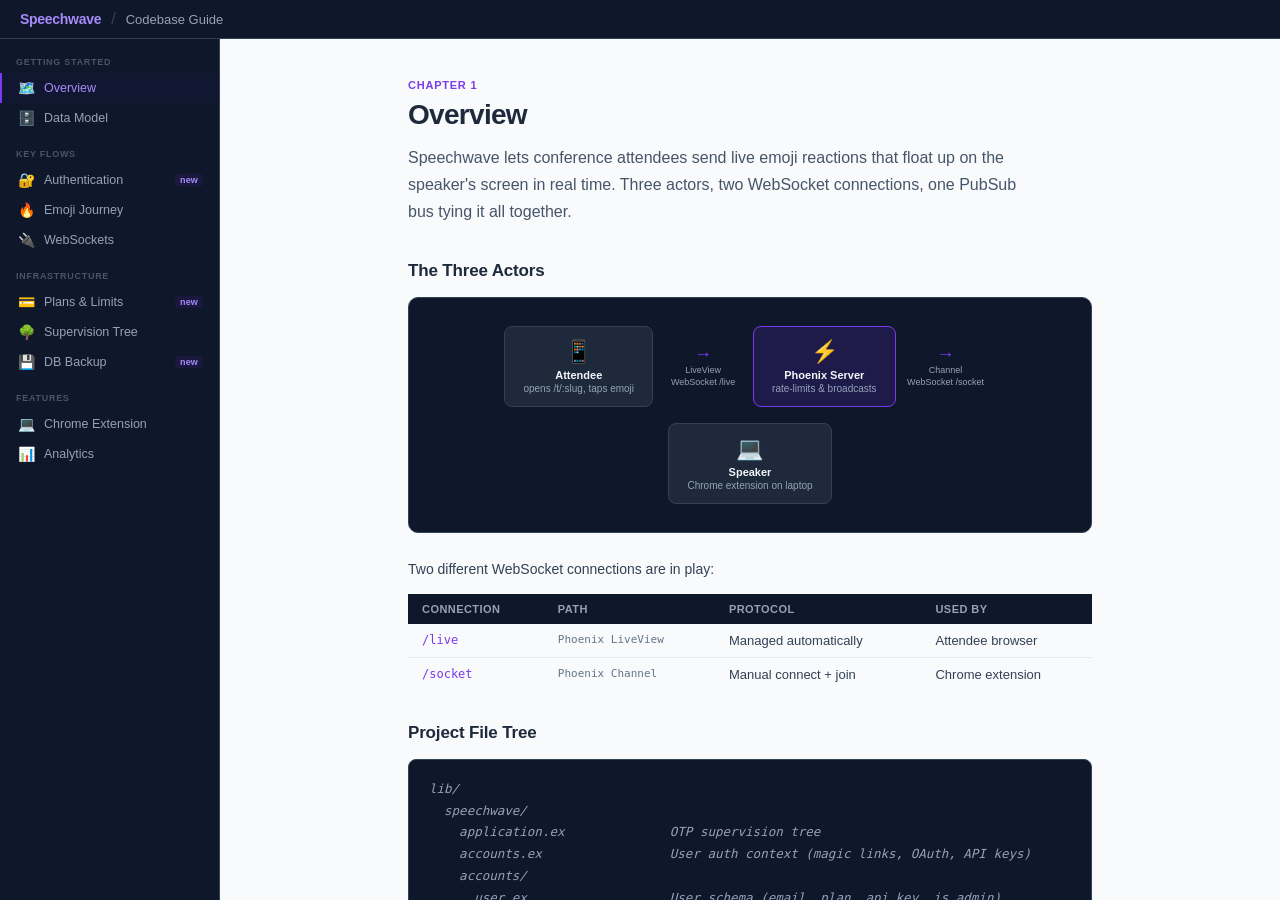
<file: docs/explainer/index.html>
<!DOCTYPE html>
<html lang="en">
<head>
<meta charset="UTF-8">
<meta name="viewport" content="width=device-width, initial-scale=1.0">
<title>Speechwave — Codebase Guide</title>
<style>
*, *::before, *::after { box-sizing: border-box; margin: 0; padding: 0; }
:root {
  --bg-dark: #0f172a;
  --bg-mid: #1e293b;
  --bg-light: #f8fafc;
  --border: #334155;
  --accent: #7c3aed;
  --accent-light: #a78bfa;
  --accent-dim: #1e1b4b33;
  --text-bright: #f1f5f9;
  --text-main: #1e293b;
  --text-muted: #64748b;
  --text-subtle: #94a3b8;
  --green: #34d399;
  --blue: #60a5fa;
  --yellow: #fbbf24;
}
html, body { height: 100%; }
body {
  font-family: -apple-system, BlinkMacSystemFont, 'Segoe UI', sans-serif;
  background: var(--bg-light);
  color: var(--text-main);
  display: flex;
  flex-direction: column;
  height: 100vh;
  overflow: hidden;
}

/* ── Top bar ── */
.top-bar {
  background: var(--bg-dark);
  color: white;
  padding: 10px 20px;
  display: flex;
  align-items: center;
  gap: 10px;
  flex-shrink: 0;
  border-bottom: 1px solid var(--border);
}
.top-bar-logo { font-size: 14px; font-weight: 700; color: var(--accent-light); letter-spacing: -0.02em; }
.top-bar-sep { color: #334155; }
.top-bar-subtitle { font-size: 13px; color: var(--text-subtle); }

/* ── Shell ── */
.shell { display: flex; flex: 1; overflow: hidden; }

/* ── Sidebar ── */
.sidebar {
  width: 220px;
  flex-shrink: 0;
  background: var(--bg-dark);
  border-right: 1px solid var(--border);
  overflow-y: auto;
  padding: 14px 0 24px;
}
.sidebar-section {
  font-size: 9px;
  font-weight: 700;
  text-transform: uppercase;
  letter-spacing: 0.08em;
  color: #475569;
  padding: 0 16px;
  margin: 16px 0 6px;
}
.sidebar-section:first-child { margin-top: 4px; }
.nav-item {
  display: flex;
  align-items: center;
  gap: 9px;
  padding: 8px 16px;
  font-size: 12.5px;
  color: var(--text-subtle);
  cursor: pointer;
  border-left: 2px solid transparent;
  transition: color 0.12s, background 0.12s;
  user-select: none;
}
.nav-item:hover { color: var(--text-bright); background: var(--bg-mid); }
.nav-item.active { color: var(--accent-light); border-left-color: var(--accent); background: var(--accent-dim); font-weight: 500; }
.nav-item .icon { font-size: 14px; flex-shrink: 0; line-height: 1; }
.nav-badge {
  margin-left: auto;
  font-size: 9px;
  font-weight: 700;
  background: #4c1d9533;
  color: var(--accent-light);
  border-radius: 3px;
  padding: 1px 5px;
  letter-spacing: 0.02em;
}

/* ── Main content ── */
.main { flex: 1; overflow-y: auto; }
.chapter { display: none; }
.chapter.active { display: block; }
.content { max-width: 780px; margin: 0 auto; padding: 40px 48px 80px; }

/* ── Chapter header ── */
.chapter-eyebrow {
  font-size: 11px;
  font-weight: 600;
  color: var(--accent);
  text-transform: uppercase;
  letter-spacing: 0.07em;
  margin-bottom: 7px;
}
.chapter-title {
  font-size: 28px;
  font-weight: 700;
  color: var(--text-main);
  letter-spacing: -0.025em;
  margin-bottom: 12px;
  line-height: 1.2;
}
.chapter-lead {
  font-size: 16px;
  color: #475569;
  line-height: 1.7;
  margin-bottom: 36px;
  max-width: 620px;
}
h3 {
  font-size: 17px;
  font-weight: 600;
  color: var(--text-main);
  margin: 32px 0 10px;
  letter-spacing: -0.01em;
}
h4 {
  font-size: 13px;
  font-weight: 600;
  color: #334155;
  margin: 20px 0 8px;
  text-transform: uppercase;
  letter-spacing: 0.04em;
}
p { font-size: 14px; line-height: 1.75; color: #334155; margin-bottom: 12px; }
ul, ol { padding-left: 20px; margin-bottom: 12px; }
li { font-size: 14px; line-height: 1.75; color: #334155; }
code {
  font-family: 'JetBrains Mono', 'Fira Code', 'SF Mono', monospace;
  font-size: 12px;
  background: #e2e8f0;
  padding: 1px 5px;
  border-radius: 3px;
  color: var(--accent);
}

/* ── Code blocks ── */
.code-block {
  background: var(--bg-dark);
  border: 1px solid var(--border);
  border-radius: 8px;
  padding: 18px 20px;
  font-family: 'JetBrains Mono', 'Fira Code', 'SF Mono', monospace;
  font-size: 12.5px;
  line-height: 1.75;
  margin: 16px 0 24px;
  overflow-x: auto;
  color: #e2e8f0;
  white-space: pre;
}
.code-block .kw { color: #c084fc; }
.code-block .fn { color: #60a5fa; }
.code-block .str { color: #34d399; }
.code-block .cm { color: #94a3b8; font-style: italic; }
.code-block .at { color: #fbbf24; }
.code-block .num { color: #fb923c; }
.code-block .label { display: block; font-size: 10px; font-weight: 700; text-transform: uppercase; letter-spacing: 0.06em; color: #475569; margin-bottom: 10px; }

/* ── Callout ── */
.callout {
  border-left: 3px solid var(--accent);
  background: var(--accent-dim);
  border-radius: 0 8px 8px 0;
  padding: 14px 18px;
  margin: 16px 0 24px;
}
.callout-label {
  font-size: 10px;
  font-weight: 700;
  text-transform: uppercase;
  color: var(--accent);
  letter-spacing: 0.06em;
  margin-bottom: 6px;
}
.callout p { font-size: 13px; color: #475569; margin: 0; line-height: 1.65; }
.callout code { background: #c4b5fd22; }

/* ── Schema table ── */
.schema-table { width: 100%; border-collapse: collapse; font-size: 13px; margin: 12px 0 28px; }
.schema-table th {
  background: var(--bg-dark);
  color: var(--text-subtle);
  padding: 9px 14px;
  text-align: left;
  font-weight: 600;
  font-size: 11px;
  text-transform: uppercase;
  letter-spacing: 0.04em;
}
.schema-table td { padding: 9px 14px; border-bottom: 1px solid #e2e8f0; color: #334155; vertical-align: top; }
.schema-table tr:last-child td { border-bottom: none; }
.schema-table .field { font-family: monospace; color: var(--accent); font-size: 12px; }
.schema-table .type { color: var(--text-muted); font-family: monospace; font-size: 11px; }

/* ── Arch diagram ── */
.arch-diagram {
  display: flex;
  align-items: center;
  justify-content: center;
  gap: 0;
  padding: 28px 20px;
  background: var(--bg-dark);
  border-radius: 10px;
  border: 1px solid var(--border);
  margin: 16px 0 24px;
  flex-wrap: wrap;
  row-gap: 16px;
}
.arch-node {
  background: var(--bg-mid);
  border: 1px solid var(--border);
  border-radius: 8px;
  padding: 12px 18px;
  text-align: center;
  min-width: 110px;
}
.arch-node-emoji { font-size: 22px; display: block; margin-bottom: 4px; }
.arch-node-label { font-size: 11px; font-weight: 600; color: var(--text-bright); display: block; }
.arch-node-sub { font-size: 10px; color: var(--text-subtle); display: block; margin-top: 2px; }
.arch-node.highlight { border-color: var(--accent); background: #1e1b4b; }
.arch-arrow {
  display: flex;
  flex-direction: column;
  align-items: center;
  padding: 0 10px;
  gap: 2px;
}
.arch-arrow-line { font-size: 18px; color: var(--accent); line-height: 1; }
.arch-arrow-label { font-size: 9px; color: var(--text-subtle); text-align: center; max-width: 80px; line-height: 1.3; }

/* ── Stepper ── */
.stepper {
  background: var(--bg-dark);
  border-radius: 10px;
  border: 1px solid var(--border);
  margin: 20px 0 28px;
  overflow: hidden;
}
.stepper-header {
  padding: 14px 20px;
  border-bottom: 1px solid var(--border);
  display: flex;
  align-items: center;
  gap: 12px;
}
.stepper-title { font-size: 12px; font-weight: 600; color: var(--text-subtle); flex: 1; }
.stepper-dots { display: flex; gap: 5px; }
.stepper-dot { width: 7px; height: 7px; border-radius: 50%; background: var(--border); transition: background 0.2s; }
.stepper-dot.active { background: var(--accent); }
.stepper-dot.done { background: #4c1d95; }
.stepper-body { padding: 22px 20px 18px; }
.stepper-step { display: none; }
.stepper-step.active { display: block; }
.step-title { font-size: 14px; font-weight: 600; color: var(--text-bright); margin-bottom: 14px; }
.step-diagram {
  display: flex;
  align-items: center;
  gap: 8px;
  margin-bottom: 16px;
  flex-wrap: wrap;
  row-gap: 8px;
}
.node {
  background: var(--bg-mid);
  border: 1px solid var(--border);
  border-radius: 6px;
  padding: 7px 13px;
  font-size: 11.5px;
  color: #e2e8f0;
  text-align: center;
  transition: opacity 0.2s;
}
.node.active { background: #4c1d95; border-color: var(--accent); color: white; font-weight: 600; }
.node.dim { opacity: 0.3; }
.arrow { color: var(--accent); font-size: 15px; flex-shrink: 0; }
.step-desc { font-size: 13px; color: var(--text-subtle); line-height: 1.7; }
.step-desc code { background: #1e293b; color: var(--accent-light); }
.stepper-footer {
  padding: 12px 20px;
  border-top: 1px solid var(--border);
  display: flex;
  align-items: center;
  justify-content: space-between;
}
.step-counter { font-size: 11px; color: #94a3b8; }
.step-btns { display: flex; gap: 8px; }
.btn-step {
  padding: 6px 16px;
  font-size: 12px;
  border-radius: 6px;
  border: none;
  cursor: pointer;
  font-weight: 500;
  transition: background 0.12s;
}
.btn-prev { background: var(--bg-mid); color: var(--text-subtle); }
.btn-prev:hover { background: var(--border); }
.btn-next { background: var(--accent); color: white; }
.btn-next:hover { background: #6d28d9; }

/* ── Collapsible ── */
.collapsible { border: 1px solid #e2e8f0; border-radius: 8px; margin: 12px 0; overflow: hidden; }
.collapsible-trigger {
  display: flex;
  align-items: center;
  gap: 8px;
  padding: 12px 16px;
  font-size: 13px;
  font-weight: 500;
  color: #334155;
  cursor: pointer;
  background: #f8fafc;
  user-select: none;
}
.collapsible-trigger:hover { background: #f1f5f9; }
.collapsible-icon { font-size: 12px; color: var(--accent); transition: transform 0.2s; flex-shrink: 0; }
.collapsible.open .collapsible-icon { transform: rotate(90deg); }
.collapsible-body { display: none; padding: 14px 16px; background: white; font-size: 13px; line-height: 1.7; color: #475569; border-top: 1px solid #e2e8f0; }
.collapsible.open .collapsible-body { display: block; }

/* ── Divider ── */
.divider { border: none; border-top: 1px solid #e2e8f0; margin: 32px 0; }

/* ── Two-col ── */
.two-col { display: grid; grid-template-columns: 1fr 1fr; gap: 16px; margin: 16px 0 24px; }
.info-card { background: white; border: 1px solid #e2e8f0; border-radius: 8px; padding: 16px 18px; }
.info-card-label { font-size: 10px; font-weight: 700; text-transform: uppercase; letter-spacing: 0.06em; color: var(--accent); margin-bottom: 6px; }
.info-card p { font-size: 12.5px; margin: 0; }

/* ── Focus styles ── */
.nav-item:focus-visible { outline: 2px solid var(--accent); outline-offset: -2px; }
.btn-step:focus-visible { outline: 2px solid var(--accent); outline-offset: -2px; }
.collapsible-trigger:focus-visible { outline: 2px solid var(--accent); outline-offset: -2px; }
/* ── Responsive ── */
@media (max-width: 700px) {
  .sidebar { width: 180px; }
  .content { padding: 24px 20px 60px; }
  .two-col { grid-template-columns: 1fr; }
  .step-diagram { flex-direction: column; align-items: flex-start; }
  .arch-diagram { flex-direction: column; }
  .arch-arrow { flex-direction: row; }
  .arch-arrow-line { transform: rotate(90deg); }
}
/* ── Smooth chapter transitions ── */
.chapter.active { animation: fadeIn 0.15s ease; }
@keyframes fadeIn { from { opacity: 0; transform: translateY(4px); } to { opacity: 1; transform: none; } }
/* ── Stepper prev-button disabled state ── */
.btn-prev:disabled { opacity: 0.4; cursor: default; }
/* ── Selection ── */
::selection { background: #7c3aed33; }
</style>
</head>
<body>

<header class="top-bar">
  <span class="top-bar-logo">Speechwave</span>
  <span class="top-bar-sep">/</span>
  <span class="top-bar-subtitle">Codebase Guide</span>
</header>

<div class="shell">
  <nav class="sidebar">
    <div class="sidebar-section">Getting Started</div>
    <div class="nav-item active" data-chapter="overview"><span class="icon">🗺️</span> Overview</div>
    <div class="nav-item" data-chapter="data-model"><span class="icon">🗄️</span> Data Model</div>

    <div class="sidebar-section">Key Flows</div>
    <div class="nav-item" data-chapter="authentication"><span class="icon">🔐</span> Authentication <span class="nav-badge">new</span></div>
    <div class="nav-item" data-chapter="emoji-journey"><span class="icon">🔥</span> Emoji Journey</div>
    <div class="nav-item" data-chapter="websockets"><span class="icon">🔌</span> WebSockets</div>

    <div class="sidebar-section">Infrastructure</div>
    <div class="nav-item" data-chapter="plans"><span class="icon">💳</span> Plans &amp; Limits <span class="nav-badge">new</span></div>
    <div class="nav-item" data-chapter="supervision"><span class="icon">🌳</span> Supervision Tree</div>
    <div class="nav-item" data-chapter="db-backup"><span class="icon">💾</span> DB Backup <span class="nav-badge">new</span></div>

    <div class="sidebar-section">Features</div>
    <div class="nav-item" data-chapter="chrome-extension"><span class="icon">💻</span> Chrome Extension</div>
    <div class="nav-item" data-chapter="analytics"><span class="icon">📊</span> Analytics</div>
  </nav>

  <main class="main">
    <div id="chapter-overview" class="chapter active">
      <div class="content"><div class="chapter-eyebrow">Chapter 1</div>
<h1 class="chapter-title">Overview</h1>
<p class="chapter-lead">Speechwave lets conference attendees send live emoji reactions that float up on the speaker's screen in real time. Three actors, two WebSocket connections, one PubSub bus tying it all together.</p>

<h3>The Three Actors</h3>
<div class="arch-diagram">
  <div class="arch-node">
    <span class="arch-node-emoji">📱</span>
    <span class="arch-node-label">Attendee</span>
    <span class="arch-node-sub">opens /t/:slug, taps emoji</span>
  </div>
  <div class="arch-arrow">
    <span class="arch-arrow-line">→</span>
    <span class="arch-arrow-label">LiveView WebSocket /live</span>
  </div>
  <div class="arch-node highlight">
    <span class="arch-node-emoji">⚡</span>
    <span class="arch-node-label">Phoenix Server</span>
    <span class="arch-node-sub">rate-limits &amp; broadcasts</span>
  </div>
  <div class="arch-arrow">
    <span class="arch-arrow-line">→</span>
    <span class="arch-arrow-label">Channel WebSocket /socket</span>
  </div>
  <div class="arch-node">
    <span class="arch-node-emoji">💻</span>
    <span class="arch-node-label">Speaker</span>
    <span class="arch-node-sub">Chrome extension on laptop</span>
  </div>
</div>

<p>Two different WebSocket connections are in play:</p>
<table class="schema-table">
  <thead><tr><th>Connection</th><th>Path</th><th>Protocol</th><th>Used by</th></tr></thead>
  <tbody>
    <tr><td class="field">/live</td><td class="type">Phoenix LiveView</td><td>Managed automatically</td><td>Attendee browser</td></tr>
    <tr><td class="field">/socket</td><td class="type">Phoenix Channel</td><td>Manual connect + join</td><td>Chrome extension</td></tr>
  </tbody>
</table>

<h3>Project File Tree</h3>
<div class="code-block"><span class="cm">lib/
  speechwave/
    application.ex              OTP supervision tree
    accounts.ex                 User auth context (magic links, OAuth, API keys)
    accounts/
      user.ex                   User schema (email, plan, api_key, is_admin)
      user_identity.ex          OAuth identity (provider + uid, one per account)
      user_token.ex             Session + magic-link tokens
      scope.ex                  Scope struct wrapping authenticated user
      user_notifier.ex          Email delivery (magic link, email change)
    talks.ex                    Talk + session context (CRUD, lifecycle)
    talks/talk.ex               Talk schema (belongs_to user)
    talks/talk_session.ex       TalkSession schema
    reactions.ex                Reactions context (create, totals query)
    reactions/reaction.ex       Reaction schema
    rate_limiter.ex             GenServer + ETS rate limiting
    plans.ex                    Tier limits (free / pro / org)
    qr_code.ex                  QR code generation
    db_backup.ex                Hourly SQLite backup to S3 (GenServer)
  speechwave_web/
    live/
      talk_live.ex              Attendee reaction page (LiveView)
      dashboard_live.ex         Speaker dashboard: talks, sessions, QR codes
      session_analytics_live.ex Per-session analytics
      user_live/login.ex        Magic link + OAuth login page
      user_live/settings.ex     Email change + connected accounts
    channels/
      user_socket.ex            Socket definition (API-key auth)
      reaction_channel.ex       Channel: reactions, sessions, slide_changed
    controllers/
      user_session_controller.ex Magic link click + OAuth callback
    presence.ex                 Tracks attendees per talk (plan enforcement)
    router.ex                   Route definitions
    user_auth.ex                Auth plugs + LiveView on_mount hooks</span></div>

<div class="callout">
  <div class="callout-label">What changed from older versions?</div>
  <p>Admin HTTP Basic Auth is gone. Talks are now owned by registered users (not a global admin). Authentication is passwordless — magic links and OAuth only. Three new systems: <code>Plans</code> for tier enforcement, <code>Presence</code> for participant counting, and <code>DbBackup</code> for hourly SQLite snapshots.</p>
</div></div>
    </div>
    <div id="chapter-data-model" class="chapter">
      <div class="content"><div class="chapter-eyebrow">Chapter 2</div>
<h1 class="chapter-title">Data Model</h1>
<p class="chapter-lead">Five database tables. The slug on <code>talks</code> is the key that ties all three actors together — it appears in the URL, the PubSub topic, and the Channel topic.</p>

<h3>users</h3>
<p>One row per registered speaker. Created automatically on first login (magic link or OAuth).</p>
<table class="schema-table">
  <thead><tr><th>Field</th><th>Type</th><th>Notes</th></tr></thead>
  <tbody>
    <tr><td class="field">email</td><td class="type">:string</td><td>Lowercased, unique. The primary identity.</td></tr>
    <tr><td class="field">plan</td><td class="type">:enum</td><td><code>:free</code> | <code>:pro</code> | <code>:org</code>. Defaults to <code>:free</code>. Drives limits in the Plans module.</td></tr>
    <tr><td class="field">api_key</td><td class="type">:string</td><td>32-byte hex token. Auto-generated on insert. Used by the Chrome extension to authenticate on Channel join.</td></tr>
    <tr><td class="field">is_admin</td><td class="type">:boolean</td><td>Staff flag. Defaults false. Not tied to route-level auth.</td></tr>
    <tr><td class="field">authenticated_at</td><td class="type">:utc_datetime (virtual)</td><td>Set when a session token is verified. Used for sudo-mode checks (20-minute window).</td></tr>
  </tbody>
</table>

<h3>user_identities</h3>
<p>One row per OAuth provider account. A single user can have multiple identities (e.g. Google + GitHub).</p>
<table class="schema-table">
  <thead><tr><th>Field</th><th>Type</th><th>Notes</th></tr></thead>
  <tbody>
    <tr><td class="field">provider</td><td class="type">:string</td><td><code>"google"</code>, <code>"github"</code>, or <code>"microsoft"</code></td></tr>
    <tr><td class="field">uid</td><td class="type">:string</td><td>The <code>sub</code> claim from the OAuth provider. Stable unique ID.</td></tr>
    <tr><td class="field">user_id</td><td class="type">:integer</td><td>Foreign key → users. <code>unique_constraint([:provider, :uid])</code> prevents duplicate links.</td></tr>
  </tbody>
</table>

<h3>talks</h3>
<p>One row per presentation. A speaker creates talks in the dashboard; each gets a unique slug used in the audience URL.</p>
<table class="schema-table">
  <thead><tr><th>Field</th><th>Type</th><th>Notes</th></tr></thead>
  <tbody>
    <tr><td class="field">title</td><td class="type">:string</td><td>Human-readable name, e.g. "My Conference Talk"</td></tr>
    <tr><td class="field">slug</td><td class="type">:string</td><td>URL-safe key, e.g. <code>"my-conference-talk"</code>. Auto-generated from title; unique across all talks.</td></tr>
    <tr><td class="field">user_id</td><td class="type">:integer</td><td>Foreign key → users. All Talks queries that touch user data require a <code>Scope</code> struct and filter by this field.</td></tr>
  </tbody>
</table>

<h3>talk_sessions</h3>
<p>A recording window within a talk — the span of time during which reactions are persisted. Start/stop controlled by the speaker via the Chrome extension or dashboard.</p>
<table class="schema-table">
  <thead><tr><th>Field</th><th>Type</th><th>Notes</th></tr></thead>
  <tbody>
    <tr><td class="field">label</td><td class="type">:string</td><td>Auto-increments ("Session 1", "Session 2", …). Speaker can rename from the dashboard.</td></tr>
    <tr><td class="field">started_at</td><td class="type">:utc_datetime</td><td>Set when <code>start_session/1</code> is called.</td></tr>
    <tr><td class="field">ended_at</td><td class="type">:utc_datetime</td><td><code>nil</code> while active. <code>get_active_session/1</code> queries for <code>IS NULL</code>.</td></tr>
    <tr><td class="field">talk_id</td><td class="type">:integer</td><td>Foreign key → talks.</td></tr>
  </tbody>
</table>

<h3>reactions</h3>
<p>One row per emoji tap. Only persisted when a session is active.</p>
<table class="schema-table">
  <thead><tr><th>Field</th><th>Type</th><th>Notes</th></tr></thead>
  <tbody>
    <tr><td class="field">emoji</td><td class="type">:string</td><td>One of the 9 emojis: ❤️ 😂 👏 🤯 🙋🏻 🎉 💩 😮 🎯</td></tr>
    <tr><td class="field">slide_number</td><td class="type">:integer</td><td>Current slide when the tap happened. <code>0</code> means unknown (no adapter or pre-session). Analytics groups slide-0 reactions under "General".</td></tr>
    <tr><td class="field">talk_session_id</td><td class="type">:integer</td><td>Foreign key → talk_sessions. Cascades delete when session is deleted.</td></tr>
  </tbody>
</table></div>
    </div>
    <div id="chapter-authentication" class="chapter">
      <div class="content"><div class="chapter-eyebrow">Chapter 3 — New</div>
<h1 class="chapter-title">Authentication</h1>
<p class="chapter-lead">Speechwave is passwordless. Speakers sign in via magic link or OAuth (Google, GitHub, Microsoft). No passwords are stored. The Chrome extension authenticates with a per-user API key.</p>

<div class="two-col">
  <div class="info-card">
    <div class="info-card-label">Magic Link</div>
    <p>User enters email → server emails a one-time token → user clicks link → session created. Token is deleted on use.</p>
  </div>
  <div class="info-card">
    <div class="info-card-label">OAuth (Assent)</div>
    <p>User clicks provider button → redirected to Google/GitHub/Microsoft → callback creates or finds user by email → session created.</p>
  </div>
</div>

<h3>Magic Link Flow</h3>
<div class="stepper">
  <div class="stepper-header">
    <span class="stepper-title">Magic Link — step by step</span>
    <div class="stepper-dots"></div>
  </div>
  <div class="stepper-body">
    <div class="stepper-step">
      <div class="step-title">Step 1 — User submits email on /users/log-in</div>
      <div class="step-diagram">
        <div class="node active">📱 Browser</div>
        <div class="arrow">→</div>
        <div class="node">UserLive.Login</div>
        <div class="arrow">→</div>
        <div class="node">handle_event "submit_magic"</div>
      </div>
      <div class="step-desc"><code>register_or_get_user_by_email/1</code> finds an existing user or inserts a new one. Either way, a magic link is always sent — the response never reveals whether the account existed. This prevents user enumeration.</div>
    </div>
    <div class="stepper-step">
      <div class="step-title">Step 2 — Server creates a UserToken and emails the link</div>
      <div class="step-diagram">
        <div class="node dim">📱 Browser</div>
        <div class="arrow">→</div>
        <div class="node active">Accounts context</div>
        <div class="arrow">→</div>
        <div class="node">UserToken (type: "login")</div>
        <div class="arrow">→</div>
        <div class="node">Swoosh email</div>
      </div>
      <div class="step-desc"><code>deliver_login_instructions/2</code> builds a signed token via <code>UserToken.build_email_token/2</code>, inserts it in <code>user_tokens</code>, and sends the magic link email. The token expires in 15 minutes.</div>
    </div>
    <div class="stepper-step">
      <div class="step-title">Step 3 — User clicks the link in their inbox</div>
      <div class="step-diagram">
        <div class="node dim">📱 Email client</div>
        <div class="arrow">→</div>
        <div class="node active">GET /users/magic_link/:token</div>
        <div class="arrow">→</div>
        <div class="node">UserSessionController</div>
      </div>
      <div class="step-desc">The controller calls <code>login_user_by_magic_link/1</code>. If the token is valid, the token record is deleted (single-use) and <code>UserAuth.log_in_user/2</code> creates a session.</div>
    </div>
    <div class="stepper-step">
      <div class="step-title">Step 4 — Session created, user redirected to dashboard</div>
      <div class="step-diagram">
        <div class="node active">Session token</div>
        <div class="arrow">→</div>
        <div class="node">user_tokens (context: "session")</div>
        <div class="arrow">→</div>
        <div class="node">redirect /dashboard</div>
      </div>
      <div class="step-desc"><code>log_in_user/2</code> generates a session token via <code>generate_user_session_token/1</code>, stores it in the browser session cookie, and redirects. The session is verified on every request by the <code>:fetch_current_scope_for_user</code> plug.</div>
    </div>
  </div>
  <div class="stepper-footer">
    <span class="step-counter"></span>
    <div class="step-btns">
      <button type="button" class="btn-step btn-prev">← Prev</button>
      <button type="button" class="btn-step btn-next">Next →</button>
    </div>
  </div>
</div>

<h3>OAuth Flow (Assent)</h3>
<p>Clicking a provider button hits <code>GET /auth/:provider</code>. The controller uses the Assent library to build an authorization URL and redirect. On return, <code>GET /auth/:provider/callback</code> exchanges the code for user info.</p>
<p>There are two contexts for OAuth, determined by whether a user is already logged in:</p>
<ul>
  <li><strong>Login context</strong> — calls <code>find_or_create_user_from_oauth/2</code>. Looks up existing <code>UserIdentity</code> by <code>{provider, uid}</code>. If not found, upserts the user by email and inserts a new identity.</li>
  <li><strong>Connect context</strong> — user is already logged in (visiting Settings). Links a new OAuth provider to their existing account via <code>link_identity_to_user/3</code>.</li>
</ul>
<div class="callout">
  <div class="callout-label">Email verification guard</div>
  <p>OAuth login requires <code>email_verified: true</code> in the provider's user info. A missing or <code>false</code> value returns <code>{:error, :email_not_verified}</code>. This prevents OAuth providers from assigning someone else's unverified email to a new account.</p>
</div>

<h3>The Scope Struct</h3>
<p>Every context function that touches user-owned data takes a <code>%Scope{user: user}</code> as its first argument. This makes ownership filtering explicit and impossible to accidentally skip.</p>
<div class="code-block"><span class="cm"># accounts/scope.ex</span>
<span class="kw">defmodule</span> Speechwave.Accounts.Scope <span class="kw">do</span>
  <span class="kw">defstruct</span> [:user]
<span class="kw">end</span>

<span class="cm"># Usage in Talks context:</span>
<span class="kw">def</span> <span class="fn">list_talks</span>(%Scope{user: user}) <span class="kw">do</span>
  Repo.all(<span class="kw">from</span> t <span class="kw">in</span> Talk, <span class="kw">where:</span> t.user_id == ^user.id, ...)
<span class="kw">end</span></div>

<h3>API Key — Chrome Extension Auth</h3>
<p>The Chrome extension can't do magic links or OAuth — it's not a web page. Instead, every <code>User</code> gets a 32-byte hex API key (auto-generated on insert, visible in Settings). The extension sends this key when joining the Phoenix Channel. The server looks up the user by key and verifies they own the talk.</p>

<h3>Sudo Mode</h3>
<p><code>Accounts.sudo_mode?/2</code> returns <code>true</code> if the user authenticated within the last 20 minutes. Used to gate sensitive actions (e.g. changing email) without requiring a re-login on every visit. The <code>authenticated_at</code> field on the User struct is a virtual field set when the session token is verified.</p></div>
    </div>
    <div id="chapter-emoji-journey" class="chapter">
      <div class="content"><div class="chapter-eyebrow">Chapter 4</div>
<h1 class="chapter-title">The Emoji Journey</h1>
<p class="chapter-lead">What happens from the moment an attendee taps a button to the moment a floating emoji appears on the speaker's slides. Six steps across the WebSocket, rate limiter, database, PubSub, and two different subscriber types.</p>

<div class="stepper">
  <div class="stepper-header">
    <span class="stepper-title">Tap → floating emoji — step by step</span>
    <div class="stepper-dots"></div>
  </div>
  <div class="stepper-body">
    <div class="stepper-step">
      <div class="step-title">Step 1 — Attendee taps a button</div>
      <div class="step-diagram">
        <div class="node active">📱 phx-click="react"</div>
        <div class="arrow">→</div>
        <div class="node">LiveView WebSocket</div>
        <div class="arrow">→</div>
        <div class="node">TalkLive.handle_event</div>
      </div>
      <div class="step-desc">The template uses <code>phx-click="react"</code> and <code>phx-value-emoji="🔥"</code>. Phoenix LiveView sends this over the existing WebSocket to <code>handle_event/3</code> on the server. No HTTP request is made — it's a push over the already-open connection.</div>
    </div>
    <div class="stepper-step">
      <div class="step-title">Step 2 — Rate limiter check</div>
      <div class="step-diagram">
        <div class="node dim">📱 Tap</div>
        <div class="arrow">→</div>
        <div class="node active">RateLimiter.allow?(socket.id)</div>
        <div class="arrow">→</div>
        <div class="node">ETS table lookup</div>
      </div>
      <div class="step-desc"><code>RateLimiter.allow?/1</code> checks an ETS table keyed by the LiveView socket ID (one bucket per browser tab). If less than 3 seconds have elapsed since the last allowed tap, it returns <code>false</code> and the event is silently dropped. If allowed, the current timestamp is written to ETS.</div>
    </div>
    <div class="stepper-step">
      <div class="step-title">Step 3 — Persist to database (if session active)</div>
      <div class="step-diagram">
        <div class="node dim">📱 Tap</div>
        <div class="arrow">→</div>
        <div class="node dim">Rate limit ✓</div>
        <div class="arrow">→</div>
        <div class="node active">Reactions.create_reaction/3</div>
        <div class="arrow">→</div>
        <div class="node">reactions table</div>
      </div>
      <div class="step-desc">If <code>Talks.get_active_session/1</code> returns a session, the reaction is inserted with <code>emoji</code>, the session ID, and <code>current_slide</code> (tracked in socket assigns, updated when <code>slide_changed</code> arrives). If no session is active, the reaction still broadcasts — it just isn't stored.</div>
    </div>
    <div class="stepper-step">
      <div class="step-title">Step 4 — Broadcast via PubSub</div>
      <div class="step-diagram">
        <div class="node dim">📱 Tap</div>
        <div class="arrow">→</div>
        <div class="node active">Endpoint.broadcast! "reactions:slug"</div>
        <div class="arrow">→</div>
        <div class="node">Phoenix.PubSub</div>
        <div class="arrow">→</div>
        <div class="node">all subscribers</div>
      </div>
      <div class="step-desc"><code>Endpoint.broadcast!/3</code> delivers to everyone subscribed to <code>"reactions:my-talk"</code> regardless of their type. Two things are subscribed: the LiveView process itself (subscribed on mount) and any ReactionChannel processes (subscribed on extension join). Neither knows the other exists.</div>
    </div>
    <div class="stepper-step">
      <div class="step-title">Step 5 — Back to the attendee's browser</div>
      <div class="step-diagram">
        <div class="node dim">PubSub</div>
        <div class="arrow">→</div>
        <div class="node active">TalkLive.handle_info</div>
        <div class="arrow">→</div>
        <div class="node">push_event "new_reaction"</div>
        <div class="arrow">→</div>
        <div class="node">EmojiStream JS hook</div>
      </div>
      <div class="step-desc"><code>handle_info/2</code> receives the broadcast and calls <code>push_event/3</code> to deliver a client-side event over the LiveView socket. The <code>EmojiStream</code> hook picks it up via <code>this.handleEvent("new_reaction", …)</code> and animates a floating emoji in the browser.</div>
    </div>
    <div class="stepper-step">
      <div class="step-title">Step 6 — To the speaker's Chrome extension</div>
      <div class="step-diagram">
        <div class="node dim">PubSub</div>
        <div class="arrow">→</div>
        <div class="node active">ReactionChannel</div>
        <div class="arrow">→</div>
        <div class="node">Channel WebSocket push</div>
        <div class="arrow">→</div>
        <div class="node">spawnEmoji()</div>
      </div>
      <div class="step-desc"><code>ReactionChannel</code> also receives the PubSub broadcast and pushes it directly to the extension's WebSocket. The content script receives it and calls <code>spawnEmoji()</code>, which creates a floating <code>&lt;span&gt;</code> over the slide presentation in the speaker's browser.</div>
    </div>
  </div>
  <div class="stepper-footer">
    <span class="step-counter"></span>
    <div class="step-btns">
      <button type="button" class="btn-step btn-prev">← Prev</button>
      <button type="button" class="btn-step btn-next">Next →</button>
    </div>
  </div>
</div>

<h3>Rate Limiting — Why ETS?</h3>
<div class="code-block"><span class="kw">def</span> <span class="fn">allow?</span>(session_id) <span class="kw">do</span>
  now = System.monotonic_time(<span class="at">:millisecond</span>)
  <span class="kw">case</span> :ets.lookup(<span class="at">@table</span>, session_id) <span class="kw">do</span>
    [{^session_id, last_at}] <span class="kw">when</span> now - last_at &lt; <span class="at">@cooldown_ms</span> -&gt; <span class="kw">false</span>
    _ -&gt; :ets.insert(<span class="at">@table</span>, {session_id, now}); <span class="kw">true</span>
  <span class="kw">end</span>
<span class="kw">end</span></div>
<div class="callout">
  <div class="callout-label">Why ETS and not the GenServer directly?</div>
  <p>The <code>RateLimiter</code> GenServer owns the ETS table but the table is <code>:public</code> with <code>read_concurrency: true</code>. Any process calls <code>allow?/1</code> directly against ETS — no message passing through the GenServer. With hundreds of attendees tapping simultaneously, routing everything through one GenServer mailbox would become a bottleneck. ETS reads are lock-free concurrent operations.</p>
</div></div>
    </div>
    <div id="chapter-websockets" class="chapter">
      <div class="content"><div class="chapter-eyebrow">Chapter 5</div>
<h1 class="chapter-title">WebSockets</h1>
<p class="chapter-lead">Two distinct WebSocket connections run simultaneously. They serve different clients, use different Phoenix abstractions, and connect through PubSub — without knowing about each other.</p>

<h3>The LiveView Socket — /live</h3>
<p>This powers the attendee's interactive page. Phoenix LiveView manages it completely automatically — no manual setup needed. When an attendee opens <code>/t/my-talk</code>, LiveView renders HTML server-side, then upgrades to a WebSocket for all subsequent interactions.</p>
<p>What it does:</p>
<ul>
  <li>Delivers <code>phx-click</code> events from the browser to <code>TalkLive.handle_event/3</code></li>
  <li>Receives <code>push_event</code> calls from the server to run client-side JS hooks</li>
  <li>Keeps the page in sync with diffs (partial re-renders)</li>
</ul>
<div class="code-block"><span class="cm"># endpoint.ex</span>
socket <span class="str">"/live"</span>, Phoenix.LiveView.Socket,
  <span class="at">websocket:</span> [<span class="at">connect_info:</span> [<span class="at">session:</span> <span class="at">@session_options</span>]]</div>

<h3>The Channel Socket — /socket</h3>
<p>A lower-level bare Phoenix Channel socket used by the Chrome extension. The extension isn't a web page, so it can't use LiveView. It only needs to <em>receive</em> messages and control sessions — Channels handle this perfectly.</p>
<p>Key differences from the LiveView socket:</p>
<ul>
  <li><strong>Authentication at join time</strong> — the extension passes <code>api_key</code> when joining the channel; the server verifies ownership against the talk</li>
  <li><strong><code>check_origin: false</code></strong> — allows connections from the <code>chrome-extension://</code> origin (which would otherwise be rejected)</li>
  <li><strong>Manual connect</strong> — the extension's content script creates a <code>Phoenix.Socket</code> object and calls <code>.connect()</code> and <code>.channel(topic).join()</code> explicitly</li>
</ul>
<div class="code-block"><span class="cm"># endpoint.ex</span>
socket <span class="str">"/socket"</span>, SpeechwaveWeb.UserSocket,
  <span class="at">websocket:</span> [<span class="at">check_origin:</span> <span class="kw">false</span>]

<span class="cm"># user_socket.ex</span>
channel <span class="str">"reactions:*"</span>, SpeechwaveWeb.ReactionChannel

<span class="kw">def</span> <span class="fn">connect</span>(_params, socket, _info), <span class="at">do:</span> {:ok, socket}
<span class="kw">def</span> <span class="fn">id</span>(_socket), <span class="at">do:</span> <span class="kw">nil</span></div>

<h3>Channel Join — API Key Auth</h3>
<p>When the extension joins, the server runs a <code>with</code> chain that must pass four checks. If any fails, the join is rejected with a reason the extension can surface to the speaker.</p>
<div class="code-block"><span class="kw">def</span> <span class="fn">join</span>(<span class="str">"reactions:"</span> &lt;&gt; slug, %{<span class="str">"api_key"</span> =&gt; api_key}, socket) <span class="kw">do</span>
  <span class="kw">with</span> {:talk,  %Talk{} = talk} &lt;- {:talk,  Talks.get_talk_by_slug(slug)},
       {:user,  %User{} = user} &lt;- {:user,  Accounts.get_user_by_api_key(api_key)},
       {:owner, <span class="kw">true</span>}          &lt;- {:owner, talk.user_id == user.id},
       {:capacity, :ok}         &lt;- {:capacity, Plans.check(:max_participants, user.plan,
                                     Presence.list(<span class="str">"reactions:#{slug}"</span>) |&gt; map_size())} <span class="kw">do</span>
    Phoenix.PubSub.subscribe(Speechwave.PubSub, <span class="str">"user:#{user.id}:disconnect"</span>)
    send(self(), :after_join)
    {:ok, assign(socket, <span class="at">talk:</span> talk, <span class="at">user:</span> user)}
  <span class="kw">else</span>
    {:talk,     <span class="kw">nil</span>}                      -&gt; {:error, %{<span class="at">reason:</span> <span class="str">"not_found"</span>}}
    {:user,     <span class="kw">nil</span>}                      -&gt; {:error, %{<span class="at">reason:</span> <span class="str">"unauthorized"</span>}}
    {:owner,    <span class="kw">false</span>}                    -&gt; {:error, %{<span class="at">reason:</span> <span class="str">"unauthorized"</span>}}
    {:capacity, {:error, :limit_reached}} -&gt; {:error, %{<span class="at">reason:</span> <span class="str">"capacity_reached"</span>}}
  <span class="kw">end</span>
<span class="kw">end</span></div>

<h3>Why PubSub Connects Them</h3>
<p><code>Endpoint.broadcast!/3</code> doesn't know or care whether subscribers are LiveView processes or Channel processes. It sends to everyone subscribed to the topic. This is what keeps the architecture clean — <code>handle_event</code> in <code>TalkLive</code> broadcasts the reaction without knowing anything about the extension or how many viewers are watching.</p>
<div class="callout">
  <div class="callout-label">Attendee count via Presence</div>
  <p>The <code>:after_join</code> message calls <code>Presence.track/3</code> to register the extension as a participant on the <code>"reactions:slug"</code> topic. <code>Presence.list/1</code> is then used at channel join time to count current participants and enforce plan capacity limits. See the Plans chapter for details.</p>
</div></div>
    </div>
    <div id="chapter-plans" class="chapter">
      <div class="content"><div class="chapter-eyebrow">Chapter 6 — New</div>
<h1 class="chapter-title">Plans &amp; Limits</h1>
<p class="chapter-lead">Speechwave has three tiers — free, pro, and org. The <code>Plans</code> module is a pure function library that maps features to limits. Enforcement is scattered across the channel join and session start paths.</p>

<h3>The Plans Module</h3>
<div class="code-block"><span class="kw">defmodule</span> Speechwave.Plans <span class="kw">do</span>
  <span class="cm"># limit/2 — pure: what is the cap for this feature × plan?</span>
  <span class="kw">def</span> <span class="fn">limit</span>(<span class="at">:max_participants</span>,       <span class="at">:free</span>), <span class="at">do:</span> <span class="num">50</span>
  <span class="kw">def</span> <span class="fn">limit</span>(<span class="at">:full_sessions_per_month</span>, <span class="at">:free</span>), <span class="at">do:</span> <span class="num">10</span>
  <span class="kw">def</span> <span class="fn">limit</span>(<span class="at">:max_participants</span>,       <span class="at">:pro</span>),  <span class="at">do:</span> <span class="at">:unlimited</span>
  <span class="kw">def</span> <span class="fn">limit</span>(<span class="at">:full_sessions_per_month</span>, <span class="at">:pro</span>),  <span class="at">do:</span> <span class="at">:unlimited</span>
  <span class="kw">def</span> <span class="fn">limit</span>(feature, <span class="at">:org</span>), <span class="at">do:</span> limit(feature, <span class="at">:pro</span>)

  <span class="cm"># check/3 — :ok or {:error, :limit_reached}</span>
  <span class="kw">def</span> <span class="fn">check</span>(feature, plan, current_count) <span class="kw">do</span>
    <span class="kw">case</span> limit(feature, plan) <span class="kw">do</span>
      <span class="at">:unlimited</span>              -&gt; :ok
      max <span class="kw">when</span> current_count &lt; max -&gt; :ok
      _                       -&gt; {:error, <span class="at">:limit_reached</span>}
    <span class="kw">end</span>
  <span class="kw">end</span>
<span class="kw">end</span></div>

<h3>Two Enforced Limits</h3>
<table class="schema-table">
  <thead><tr><th>Feature</th><th>Free</th><th>Pro / Org</th><th>Enforced where</th></tr></thead>
  <tbody>
    <tr>
      <td><code>:max_participants</code></td>
      <td>50</td>
      <td>Unlimited</td>
      <td>Channel join — <code>Presence.list/1 |&gt; map_size()</code></td>
    </tr>
    <tr>
      <td><code>:full_sessions_per_month</code></td>
      <td>10</td>
      <td>Unlimited</td>
      <td>Channel <code>start_session</code> handler + DashboardLive mount</td>
    </tr>
  </tbody>
</table>

<h3>Participant Counting via Presence</h3>
<p><code>SpeechwaveWeb.Presence</code> tracks every connected Channel socket on the <code>"reactions:slug"</code> topic. At channel join, before accepting, the server counts current presences with <code>Presence.list("reactions:my-talk") |&gt; map_size()</code> and passes the result to <code>Plans.check/3</code>. If the free-tier limit of 50 is reached, the join is rejected with <code>"capacity_reached"</code>.</p>

<h3>Full Session Counting</h3>
<p>A "full session" is a completed <code>TalkSession</code> lasting more than 10 minutes (600 seconds). <code>Talks.count_full_sessions_this_month/1</code> queries across all of the user's talks for the current calendar month.</p>
<div class="code-block"><span class="cm"># Talks.count_full_sessions_this_month/1 (simplified)</span>
<span class="kw">from</span>(s <span class="kw">in</span> TalkSession,
  <span class="at">join:</span> t <span class="kw">in</span> Talk, <span class="at">on:</span> t.id == s.talk_id <span class="kw">and</span> t.user_id == ^user.id,
  <span class="at">where:</span> s.started_at &gt;= ^beginning_of_month,
  <span class="at">where:</span> not is_nil(s.ended_at),
  <span class="at">where:</span> fragment(<span class="str">"(strftime('%s', ?) - strftime('%s', ?)) > 600"</span>, s.ended_at, s.started_at)
)</div>
<div class="callout">
  <div class="callout-label">Where the check fires</div>
  <p>The session limit is checked in the <code>ReactionChannel</code> when the extension sends <code>"start_session"</code>. If the limit is reached, the channel replies with <code>{:error, %{reason: "session_limit_reached"}}</code> and no session is created. The dashboard also reads the count at mount to display usage to the speaker.</p>
</div></div>
    </div>
    <div id="chapter-supervision" class="chapter">
      <div class="content"><div class="chapter-eyebrow">Chapter 7</div>
<h1 class="chapter-title">Supervision Tree</h1>
<p class="chapter-lead">Every long-lived process in Elixir/OTP lives under a supervisor that restarts it if it crashes. Here's Speechwave's tree — and what happens when each child fails.</p>

<div class="code-block"><span class="cm"># application.ex</span>
children = [
  SpeechwaveWeb.Telemetry,       <span class="cm"># metrics</span>
  Speechwave.Repo,               <span class="cm"># Ecto / SQLite</span>
  {DNSCluster, <span class="at">query:</span> ...},     <span class="cm"># multi-node discovery</span>
  {Phoenix.PubSub, <span class="at">name:</span> Speechwave.PubSub},
  Speechwave.RateLimiter,        <span class="cm"># GenServer + ETS</span>
  SpeechwaveWeb.Endpoint,        <span class="cm"># HTTP + both WebSocket endpoints</span>
  SpeechwaveWeb.Presence,        <span class="cm"># participant tracking</span>
] ++ backup_children()           <span class="cm"># DbBackup if STORAGE_BUCKET is set</span>

<span class="kw">defp</span> <span class="fn">backup_children</span> <span class="kw">do</span>
  <span class="kw">if</span> System.get_env(<span class="str">"STORAGE_BUCKET"</span>), <span class="at">do:</span> [Speechwave.DbBackup], <span class="at">else:</span> []
<span class="kw">end</span></div>

<h3>What happens when each child crashes?</h3>
<table class="schema-table">
  <thead><tr><th>Process</th><th>On crash</th><th>Data loss?</th></tr></thead>
  <tbody>
    <tr>
      <td><code>RateLimiter</code></td>
      <td>Supervisor restarts it. New ETS table created empty.</td>
      <td>Yes — all cooldown state lost. Every user gets a fresh window. Acceptable for rate limiting.</td>
    </tr>
    <tr>
      <td><code>Presence</code></td>
      <td>Supervisor restarts it. Tracked presences cleared.</td>
      <td>Yes — participant count resets to 0 until extensions reconnect. Capacity checks temporarily permissive.</td>
    </tr>
    <tr>
      <td><code>DbBackup</code></td>
      <td>Supervisor restarts it. Timer resets (5-minute delay before next attempt).</td>
      <td>No database data lost — backup failure only means a snapshot wasn't uploaded.</td>
    </tr>
    <tr>
      <td><code>Repo</code></td>
      <td>Supervisor restarts it. All DB connections re-established.</td>
      <td>Any in-flight transaction is rolled back. Unlikely to crash in normal operation.</td>
    </tr>
  </tbody>
</table>

<div class="callout">
  <div class="callout-label">strategy: :one_for_one</div>
  <p>The supervisor uses <code>:one_for_one</code> — when a child crashes, only that child is restarted. The other children keep running. This is safe here because the processes don't share state with each other (beyond PubSub, which is itself supervised).</p>
</div></div>
    </div>
    <div id="chapter-db-backup" class="chapter">
      <div class="content"><div class="chapter-eyebrow">Chapter 8 — New</div>
<h1 class="chapter-title">DB Backup</h1>
<p class="chapter-lead"><code>Speechwave.DbBackup</code> is a GenServer that runs hourly SQLite backups and uploads them to S3-compatible object storage. It only starts when the <code>STORAGE_BUCKET</code> environment variable is set — so it never runs in development.</p>

<h3>How It Works</h3>
<div class="code-block"><span class="kw">use</span> GenServer

<span class="at">@initial_delay</span> :timer.minutes(<span class="num">5</span>)   <span class="cm"># wait for app to stabilize after boot</span>
<span class="at">@interval</span>      :timer.hours(<span class="num">1</span>)

<span class="kw">def</span> <span class="fn">init</span>(_opts) <span class="kw">do</span>
  Process.send_after(self(), <span class="at">:backup</span>, <span class="at">@initial_delay</span>)
  {:ok, %{}}
<span class="kw">end</span>

<span class="kw">def</span> <span class="fn">handle_info</span>(<span class="at">:backup</span>, state) <span class="kw">do</span>
  run_backup()
  Process.send_after(self(), <span class="at">:backup</span>, <span class="at">@interval</span>)
  {:noreply, state}
<span class="kw">end</span></div>

<h3>VACUUM INTO — Live Snapshot</h3>
<p>SQLite's <code>VACUUM INTO</code> creates a fully consistent, compacted copy of the database at a given path while the database remains live and writable. It's equivalent to an online backup — no locking, no downtime.</p>
<div class="code-block">SQL.query!(Repo, <span class="str">"VACUUM INTO '/tmp/speechwave_backup.db'"</span>, [])</div>
<div class="callout">
  <div class="callout-label">Why VACUUM INTO and not file copy?</div>
  <p>A plain file copy of a live SQLite database can capture it mid-transaction, producing a corrupt backup. <code>VACUUM INTO</code> is SQLite's purpose-built solution: it produces a clean, compacted snapshot that's guaranteed consistent. The file is also smaller because it compacts free pages.</p>
</div>

<h3>S3 Upload via Req</h3>
<p>After the snapshot is created, it's uploaded to S3-compatible object storage using <code>Req.put!/2</code> with the <code>aws_sigv4</code> option. The temporary file is deleted in the <code>after</code> block regardless of whether the upload succeeds.</p>
<div class="code-block">Req.put!(<span class="str">"#{endpoint}/#{bucket}/backup/speechwave.db"</span>,
  <span class="at">body:</span> File.read!(path),
  <span class="at">aws_sigv4:</span> [
    <span class="at">access_key_id:</span>     System.fetch_env!(<span class="str">"STORAGE_ACCESS_KEY_ID"</span>),
    <span class="at">secret_access_key:</span> System.fetch_env!(<span class="str">"STORAGE_SECRET_ACCESS_KEY"</span>),
    <span class="at">region:</span>            <span class="str">"auto"</span>,
    <span class="at">service:</span>           <span class="str">"s3"</span>
  ]
)</div>
<p>Required environment variables: <code>STORAGE_URL</code>, <code>STORAGE_BUCKET</code>, <code>STORAGE_ACCESS_KEY_ID</code>, <code>STORAGE_SECRET_ACCESS_KEY</code>. The presence of <code>STORAGE_BUCKET</code> is also the signal that tells the supervisor to start this process at all.</p>

<h3>Manual Trigger</h3>
<p>The GenServer is registered under its own module name, so you can trigger an immediate backup from IEx without waiting for the timer:</p>
<div class="code-block">Speechwave.DbBackup.run_now()</div></div>
    </div>
    <div id="chapter-chrome-extension" class="chapter">
      <div class="content"><div class="chapter-eyebrow">Chapter 9</div>
<h1 class="chapter-title">Chrome Extension</h1>
<p class="chapter-lead">The speaker-side client. Two parts: a popup UI for connection control, and a content script injected into Google Slides that connects to the Phoenix Channel and overlays emoji animations.</p>

<div class="two-col">
  <div class="info-card">
    <div class="info-card-label">Popup (popup.html + popup.js)</div>
    <p>The extension icon UI. Speaker enters their talk slug and clicks Connect. Sends a message to the content script via <code>chrome.runtime.sendMessage</code>. Also shows current slide number and a fireworks toggle.</p>
  </div>
  <div class="info-card">
    <div class="info-card-label">Content Script (content.js)</div>
    <p>Injected into Google Slides pages. Connects a Phoenix <code>Socket</code> to <code>/socket</code>, joins the <code>reactions:slug</code> Channel with the API key, listens for messages, and renders animations in an overlay div.</p>
  </div>
</div>

<h3>Channel Connection</h3>
<p>The content script connects using the phoenix.js client library, passing the API key as a join parameter:</p>
<div class="code-block"><span class="cm">// content.js (JavaScript)</span>
<span class="kw">const</span> socket = <span class="kw">new</span> <span class="fn">Phoenix.Socket</span>(<span class="str">"wss://speechwave.fly.dev/socket"</span>)
socket.<span class="fn">connect</span>()
<span class="kw">const</span> channel = socket.<span class="fn">channel</span>(<span class="str">`reactions/${slug}`</span>, { <span class="at">api_key:</span> apiKey })
channel.<span class="fn">join</span>()
  .<span class="fn">receive</span>(<span class="str">"ok"</span>, () =&gt; console.<span class="fn">log</span>(<span class="str">"connected"</span>))
  .<span class="fn">receive</span>(<span class="str">"error"</span>, ({ reason }) =&gt; console.<span class="fn">error</span>(reason))</div>

<h3>Fireworks Animation</h3>
<p>When the crowd converges on a single emoji, a radial burst fires instead of individual floaters. The trigger condition is intentionally compound:</p>
<div class="code-block"><span class="cm">// From lib/fireworks.js — pure function, tested with Jest</span>
<span class="kw">function</span> <span class="fn">checkFireworksTrigger</span>(inFlight, emoji, opts) {
  <span class="kw">const</span> count = inFlight[emoji] ?? <span class="num">0</span>
  <span class="kw">const</span> total = Object.<span class="fn">values</span>(inFlight).<span class="fn">reduce</span>((a, b) =&gt; a + b, <span class="num">0</span>)
  <span class="kw">return</span> count &gt;= opts.minCount &amp;&amp; (total &gt; <span class="num">0</span> &amp;&amp; count / total &gt;= opts.minPercent)
}</div>

<div class="collapsible">
  <div class="collapsible-trigger">
    <span class="collapsible-icon">&#x25B6;</span>
    Why the compound trigger condition?
  </div>
  <div class="collapsible-body">
    <p>The absolute count guard (<code>MIN_COUNT = 5</code>) prevents bursts with tiny audiences &mdash; a single person tapping rapidly shouldn&rsquo;t trigger fireworks. The percentage guard (<code>MIN_PERCENT = 0.4</code>) prevents bursts when the crowd is diverse &mdash; the emoji must be <em>dominant</em>, not just frequent. A global cooldown (<code>8000ms</code>) prevents back-to-back bursts.</p>
  </div>
</div>

<h3>In-Flight Tracking</h3>
<p><code>spawnEmoji()</code> increments a per-emoji counter (<code>inFlight["&#x2764;&#xFE0F;"]++</code>) when an element is created, and decrements it in the <code>animationend</code> listener. The 2.5s animation duration acts as a natural sliding window &mdash; <code>total_in_flight</code> reflects only the last ~2.5 seconds of reactions, making it a real-time proxy for current crowd engagement.</p>

<h3>Slide Tracking</h3>
<p>The extension detects slide changes using a <code>MutationObserver</code> watching for attribute changes on the Google Slides DOM. When the slide number changes, a <code>slide_changed</code> message is pushed to the Channel. The server broadcasts this to the <code>"slides:slug"</code> PubSub topic, which <code>TalkLive</code> is subscribed to &mdash; updating <code>current_slide</code> in assigns so the next reaction tap carries the right slide number.</p>

<div class="collapsible">
  <div class="collapsible-trigger">
    <span class="collapsible-icon">&#x25B6;</span>
    The adapter registry
  </div>
  <div class="collapsible-body">
    <p>Different presentation tools expose the slide number differently. <code>adapters/index.js</code> picks the right adapter by URL pattern. The Google Slides adapter reads the slide number from a DOM input (<code>input[aria-label*="Slide"]</code>). This is brittle by nature &mdash; Google could change the DOM &mdash; but fixture-based Jest tests snapshot the selector so regressions are caught before they ship.</p>
  </div>
</div>

<h3>Fullscreen Re-parenting</h3>
<p>When Google Slides enters fullscreen mode, the browser creates a new stacking context for the fullscreen element. Any <code>position: fixed</code> overlays on <code>&lt;body&gt;</code> become invisible. The content script handles this by moving the overlay <code>&lt;div&gt;</code> into the fullscreen element when <code>fullscreenchange</code> fires:</p>
<div class="code-block">document.<span class="fn">addEventListener</span>(<span class="str">"fullscreenchange"</span>, () =&gt; {
  <span class="kw">const</span> overlay = document.<span class="fn">getElementById</span>(<span class="str">"speechwave-overlay"</span>)
  <span class="kw">if</span> (document.fullscreenElement) {
    document.fullscreenElement.<span class="fn">appendChild</span>(overlay) <span class="cm">// move into fullscreen</span>
  } <span class="kw">else</span> {
    document.body.<span class="fn">appendChild</span>(overlay)              <span class="cm">// move back</span>
  }
})</div></div>
    </div>
    <div id="chapter-analytics" class="chapter">
      <div class="content"><div class="chapter-eyebrow">Chapter 10</div>
<h1 class="chapter-title">Analytics</h1>
<p class="chapter-lead">After a talk, the speaker reviews per-slide engagement at <code>/sessions/:id</code>. A comparison mode at <code>/sessions/:id/compare/:other_id</code> renders two sessions side by side &mdash; useful for comparing a practice run to the real thing.</p>

<h3>The Aggregation Query</h3>
<p><code>Reactions.slide_reaction_totals/1</code> groups all reactions in a session by <code>(slide_number, emoji)</code> and returns a count per pair.</p>
<div class="code-block"><span class="kw">def</span> <span class="fn">slide_reaction_totals</span>(session_id) <span class="kw">do</span>
  <span class="kw">from</span>(r <span class="kw">in</span> Reaction,
    <span class="at">where:</span>    r.talk_session_id == ^session_id,
    <span class="at">group_by:</span> [r.slide_number, r.emoji],
    <span class="at">select:</span>   %{<span class="at">slide_number:</span> r.slide_number, <span class="at">emoji:</span> r.emoji, <span class="at">count:</span> count(r.id)},
    <span class="at">order_by:</span> [<span class="at">asc:</span> r.slide_number]
  ) |&gt; Repo.<span class="fn">all</span>()
<span class="kw">end</span></div>

<h3>Bar Charts Without a JS Library</h3>
<p><code>SessionAnalyticsLive</code> groups the query results by <code>slide_number</code> into a map, then renders a bar chart for each slide using Tailwind CSS. Heights are computed as percentages of the slide&rsquo;s maximum count &mdash; no JS charting library required.</p>

<div class="callout">
  <div class="callout-label">Slide 0 = &ldquo;General&rdquo;</div>
  <p>Reactions recorded before a session starts, or when no slide adapter could read the current slide, have <code>slide_number: 0</code>. The template renders these under a &ldquo;General&rdquo; label rather than &ldquo;Slide 0&rdquo;.</p>
</div>

<h3>Comparison Mode</h3>
<p>At <code>/sessions/:id/compare/:other_id</code>, <code>SessionAnalyticsLive</code> loads both sessions and renders two charts side by side. The union of all slide numbers from both sessions is used &mdash; gaps are visible where one session had reactions on a slide the other didn&rsquo;t.</p>

<h3>Route Placement</h3>
<p>Analytics routes live inside the <code>:require_authenticated_user</code> live_session &mdash; a speaker must be logged in to view their session data.</p>
<div class="code-block">live <span class="str">"/sessions/:id"</span>,                     SessionAnalyticsLive, <span class="at">:show</span>
live <span class="str">"/sessions/:id/compare/:other_id"</span>,    SessionAnalyticsLive, <span class="at">:compare</span></div></div>
    </div>
  </main>
</div>

<script>
// ── Chapter navigation ──────────────────────────────────────────────────────
function initNav() {
  const items = document.querySelectorAll('.nav-item[data-chapter]');
  items.forEach(item => {
    item.addEventListener('click', () => {
      const id = item.dataset.chapter;
      // Deactivate all
      items.forEach(i => i.classList.remove('active'));
      document.querySelectorAll('.chapter').forEach(c => c.classList.remove('active'));
      // Activate selected
      item.classList.add('active');
      document.getElementById('chapter-' + id).classList.add('active');
      document.querySelector('.main').scrollTo(0, 0);
    });
  });
}

// ── Step stepper ────────────────────────────────────────────────────────────
function initSteppers() {
  document.querySelectorAll('.stepper').forEach(stepper => {
    const steps = stepper.querySelectorAll('.stepper-step');
    const dotsEl = stepper.querySelector('.stepper-dots');
    const counter = stepper.querySelector('.step-counter');
    const btnPrev = stepper.querySelector('.btn-prev');
    const btnNext = stepper.querySelector('.btn-next');
    let current = 0;

    // Build dots
    steps.forEach((_, i) => {
      const dot = document.createElement('div');
      dot.className = 'stepper-dot' + (i === 0 ? ' active' : '');
      dotsEl.appendChild(dot);
    });

    function goTo(n) {
      steps[current].classList.remove('active');
      current = Math.max(0, Math.min(n, steps.length - 1));
      steps[current].classList.add('active');
      // Update dots
      dotsEl.querySelectorAll('.stepper-dot').forEach((d, i) => {
        d.classList.toggle('done', i < current);
        d.classList.toggle('active', i === current);
      });
      counter.textContent = `Step ${current + 1} of ${steps.length}`;
      btnPrev.disabled = current === 0;
      btnNext.textContent = current === steps.length - 1 ? '✓ Done' : 'Next →';
    }

    btnPrev.addEventListener('click', () => goTo(current - 1));
    btnNext.addEventListener('click', () => { if (current < steps.length - 1) goTo(current + 1); });
    goTo(0);
  });

  // Keyboard: arrow keys when stepper is focused
  document.addEventListener('keydown', e => {
    const active = document.querySelector('.chapter.active .stepper');
    if (!active) return;
    if (e.key === 'ArrowRight') active.querySelector('.btn-next').click();
    if (e.key === 'ArrowLeft') active.querySelector('.btn-prev').click();
  });
}

// ── Collapsibles ────────────────────────────────────────────────────────────
function initCollapsibles() {
  document.querySelectorAll('.collapsible').forEach(el => {
    const trigger = el.querySelector('.collapsible-trigger');
    trigger.setAttribute('aria-expanded', 'false');
    trigger.addEventListener('click', () => {
      el.classList.toggle('open');
      trigger.setAttribute('aria-expanded', String(el.classList.contains('open')));
    });
  });
}

document.addEventListener('DOMContentLoaded', () => {
  initNav();
  initSteppers();
  initCollapsibles();
});
</script>

</body>
</html>
</file>
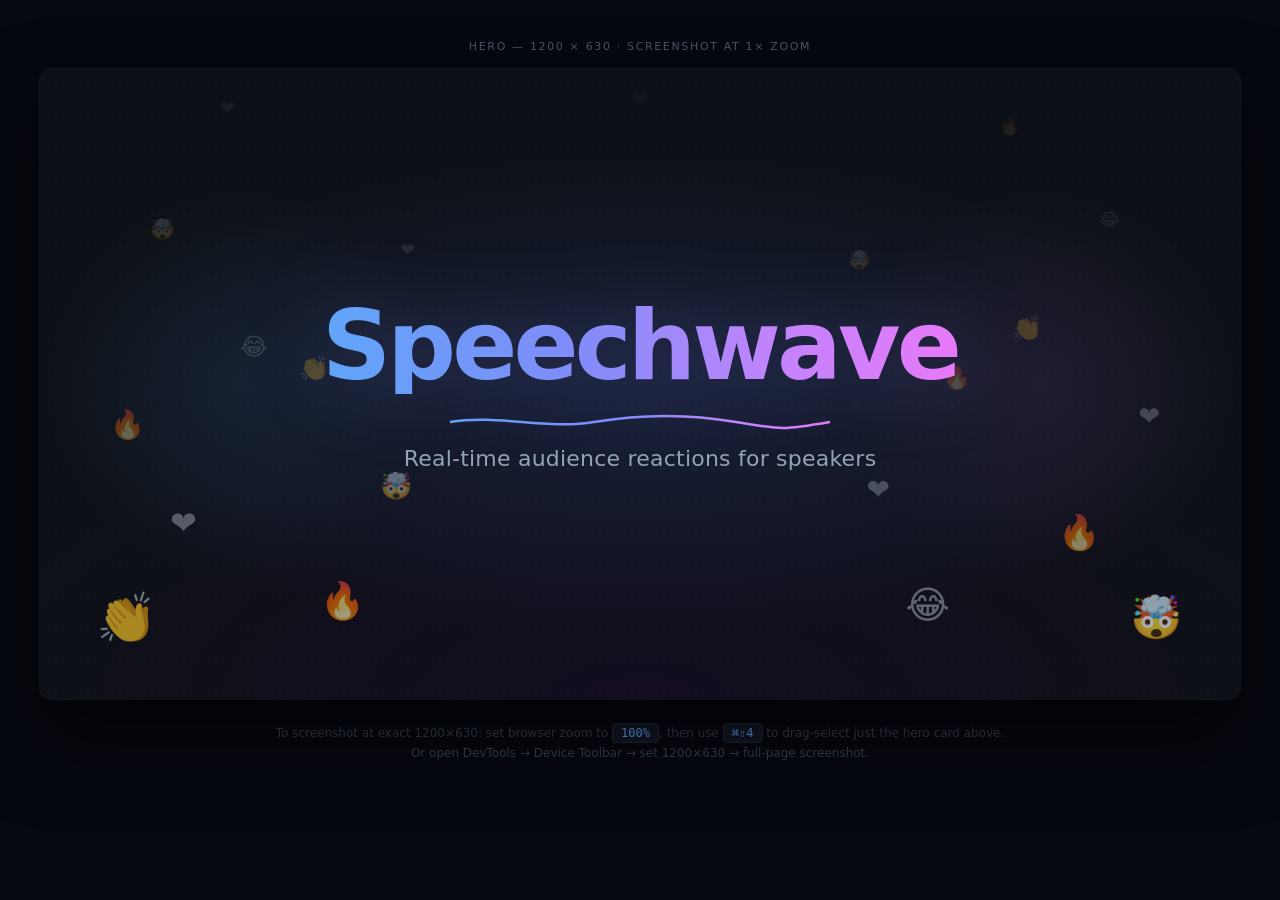
<file: docs/hero.html>
<!DOCTYPE html>
<html>
<head>
  <meta charset="utf-8">
  <title>Speechwave — Hero Image Preview</title>
  <style>
    * { margin: 0; padding: 0; box-sizing: border-box; }

    body {
      background: #060810;
      display: flex;
      flex-direction: column;
      align-items: center;
      padding: 40px 20px;
      font-family: -apple-system, BlinkMacSystemFont, 'Segoe UI', system-ui, sans-serif;
      color: #9ca3af;
      min-height: 100vh;
    }

    .label {
      font-size: 11px;
      letter-spacing: 0.15em;
      text-transform: uppercase;
      color: #4b5563;
      margin-bottom: 16px;
    }

    /* The hero canvas — 1200×630 */
    .hero {
      width: 1200px;
      height: 630px;
      position: relative;
      overflow: hidden;
      border-radius: 12px;
      box-shadow: 0 0 0 1px rgba(255,255,255,0.06), 0 40px 80px rgba(0,0,0,0.6);
      background: #0d1117;
    }

    /* Radial glow from center */
    .hero-bg {
      position: absolute;
      inset: 0;
      background:
        radial-gradient(ellipse 70% 55% at 50% 52%, #19203a 0%, transparent 70%),
        radial-gradient(ellipse 100% 80% at 50% 100%, #130d1f 0%, transparent 60%);
    }

    /* Subtle dot grid */
    .hero-grid {
      position: absolute;
      inset: 0;
      background-image: radial-gradient(circle, rgba(255,255,255,0.04) 1px, transparent 1px);
      background-size: 32px 32px;
    }

    /* Color bloom — left */
    .bloom-left {
      position: absolute;
      width: 400px;
      height: 400px;
      border-radius: 50%;
      background: radial-gradient(circle, rgba(96,165,250,0.08) 0%, transparent 70%);
      top: 50%;
      left: 10%;
      transform: translate(-30%, -50%);
    }

    /* Color bloom — right */
    .bloom-right {
      position: absolute;
      width: 400px;
      height: 400px;
      border-radius: 50%;
      background: radial-gradient(circle, rgba(232,121,249,0.07) 0%, transparent 70%);
      top: 50%;
      right: 10%;
      transform: translate(30%, -50%);
    }

    /* Center content */
    .hero-content {
      position: absolute;
      inset: 0;
      display: flex;
      flex-direction: column;
      align-items: center;
      justify-content: center;
      gap: 20px;
      z-index: 10;
    }

    /* The wordmark */
    .wordmark {
      font-size: 96px;
      font-weight: 900;
      letter-spacing: -0.04em;
      line-height: 1;
      background: linear-gradient(90deg,
        #60a5fa  0%,
        #818cf8 40%,
        #c084fc 70%,
        #e879f9 100%
      );
      -webkit-background-clip: text;
      -webkit-text-fill-color: transparent;
      background-clip: text;
      filter: drop-shadow(0 0 40px rgba(129,140,248,0.25));
    }

    .wave-line { display: block; }

    .tagline {
      font-size: 22px;
      color: #94a3b8;
      letter-spacing: 0.01em;
      font-weight: 400;
      margin-top: -4px;
    }

    .emoji {
      position: absolute;
      user-select: none;
      pointer-events: none;
      z-index: 5;
      line-height: 1;
    }

    .hint {
      margin-top: 24px;
      font-size: 12px;
      color: #374151;
      text-align: center;
      line-height: 1.7;
    }
    .hint code {
      background: #111827;
      border: 1px solid #1f2937;
      padding: 2px 8px;
      border-radius: 4px;
      font-family: monospace;
      color: #60a5fa;
    }
  </style>
</head>
<body>

  <div class="label">Hero — 1200 × 630 · screenshot at 1× zoom</div>

  <div class="hero" id="hero">
    <div class="hero-bg"></div>
    <div class="hero-grid"></div>
    <div class="bloom-left"></div>
    <div class="bloom-right"></div>

    <!-- Floating emojis — left side, rising bottom→top = more opaque → more transparent -->
    <span class="emoji" style="left:58px;  bottom:60px;  font-size:44px; opacity:0.65;">👏</span>
    <span class="emoji" style="left:130px; bottom:160px; font-size:32px; opacity:0.50;">❤️</span>
    <span class="emoji" style="left:70px;  bottom:260px; font-size:28px; opacity:0.35;">🔥</span>
    <span class="emoji" style="left:200px; bottom:340px; font-size:24px; opacity:0.25;">😂</span>
    <span class="emoji" style="left:110px; bottom:460px; font-size:20px; opacity:0.15;">🤯</span>

    <span class="emoji" style="left:280px; bottom:80px;  font-size:36px; opacity:0.60;">🔥</span>
    <span class="emoji" style="left:340px; bottom:200px; font-size:26px; opacity:0.40;">🤯</span>
    <span class="emoji" style="left:260px; bottom:320px; font-size:22px; opacity:0.25;">👏</span>
    <span class="emoji" style="left:360px; bottom:440px; font-size:18px; opacity:0.15;">❤️</span>

    <!-- Floating emojis — right side -->
    <span class="emoji" style="right:58px;  bottom:60px;  font-size:42px; opacity:0.65;">🤯</span>
    <span class="emoji" style="right:140px; bottom:150px; font-size:34px; opacity:0.50;">🔥</span>
    <span class="emoji" style="right:80px;  bottom:270px; font-size:26px; opacity:0.35;">❤️</span>
    <span class="emoji" style="right:200px; bottom:360px; font-size:22px; opacity:0.22;">👏</span>
    <span class="emoji" style="right:120px; bottom:470px; font-size:18px; opacity:0.13;">😂</span>

    <span class="emoji" style="right:290px; bottom:75px;  font-size:38px; opacity:0.58;">😂</span>
    <span class="emoji" style="right:350px; bottom:195px; font-size:28px; opacity:0.40;">❤️</span>
    <span class="emoji" style="right:270px; bottom:310px; font-size:22px; opacity:0.22;">🔥</span>
    <span class="emoji" style="right:370px; bottom:430px; font-size:18px; opacity:0.13;">🤯</span>

    <!-- A few emojis near top (almost faded) -->
    <span class="emoji" style="left:180px;  top:30px; font-size:18px; opacity:0.08;">❤️</span>
    <span class="emoji" style="right:220px; top:50px; font-size:16px; opacity:0.08;">🔥</span>
    <span class="emoji" style="left:50%;    top:20px; font-size:14px; opacity:0.06; transform:translateX(-50%);">😂</span>

    <!-- Center content -->
    <div class="hero-content">
      <div class="wordmark">Speechwave</div>
      <svg class="wave-line" width="380" height="16" viewBox="0 0 380 16" fill="none" xmlns="http://www.w3.org/2000/svg">
        <path d="M0 8 C48 0, 96 16, 144 8 S240 0, 286 8 S334 16, 380 8" stroke="url(#wg)" stroke-width="2.5" fill="none" stroke-linecap="round"/>
        <defs>
          <linearGradient id="wg" x1="0" y1="0" x2="380" y2="0" gradientUnits="userSpaceOnUse">
            <stop offset="0%"   stop-color="#60a5fa"/>
            <stop offset="45%"  stop-color="#818cf8"/>
            <stop offset="75%"  stop-color="#c084fc"/>
            <stop offset="100%" stop-color="#e879f9"/>
          </linearGradient>
        </defs>
      </svg>
      <div class="tagline">Real-time audience reactions for speakers</div>
    </div>
  </div>

  <div class="hint">
    To screenshot at exact 1200×630: set browser zoom to <code>100%</code>, then use
    <code>⌘⇧4</code> to drag-select just the hero card above.<br>
    Or open DevTools → Device Toolbar → set 1200×630 → full-page screenshot.
  </div>

</body>
</html>
</file>
